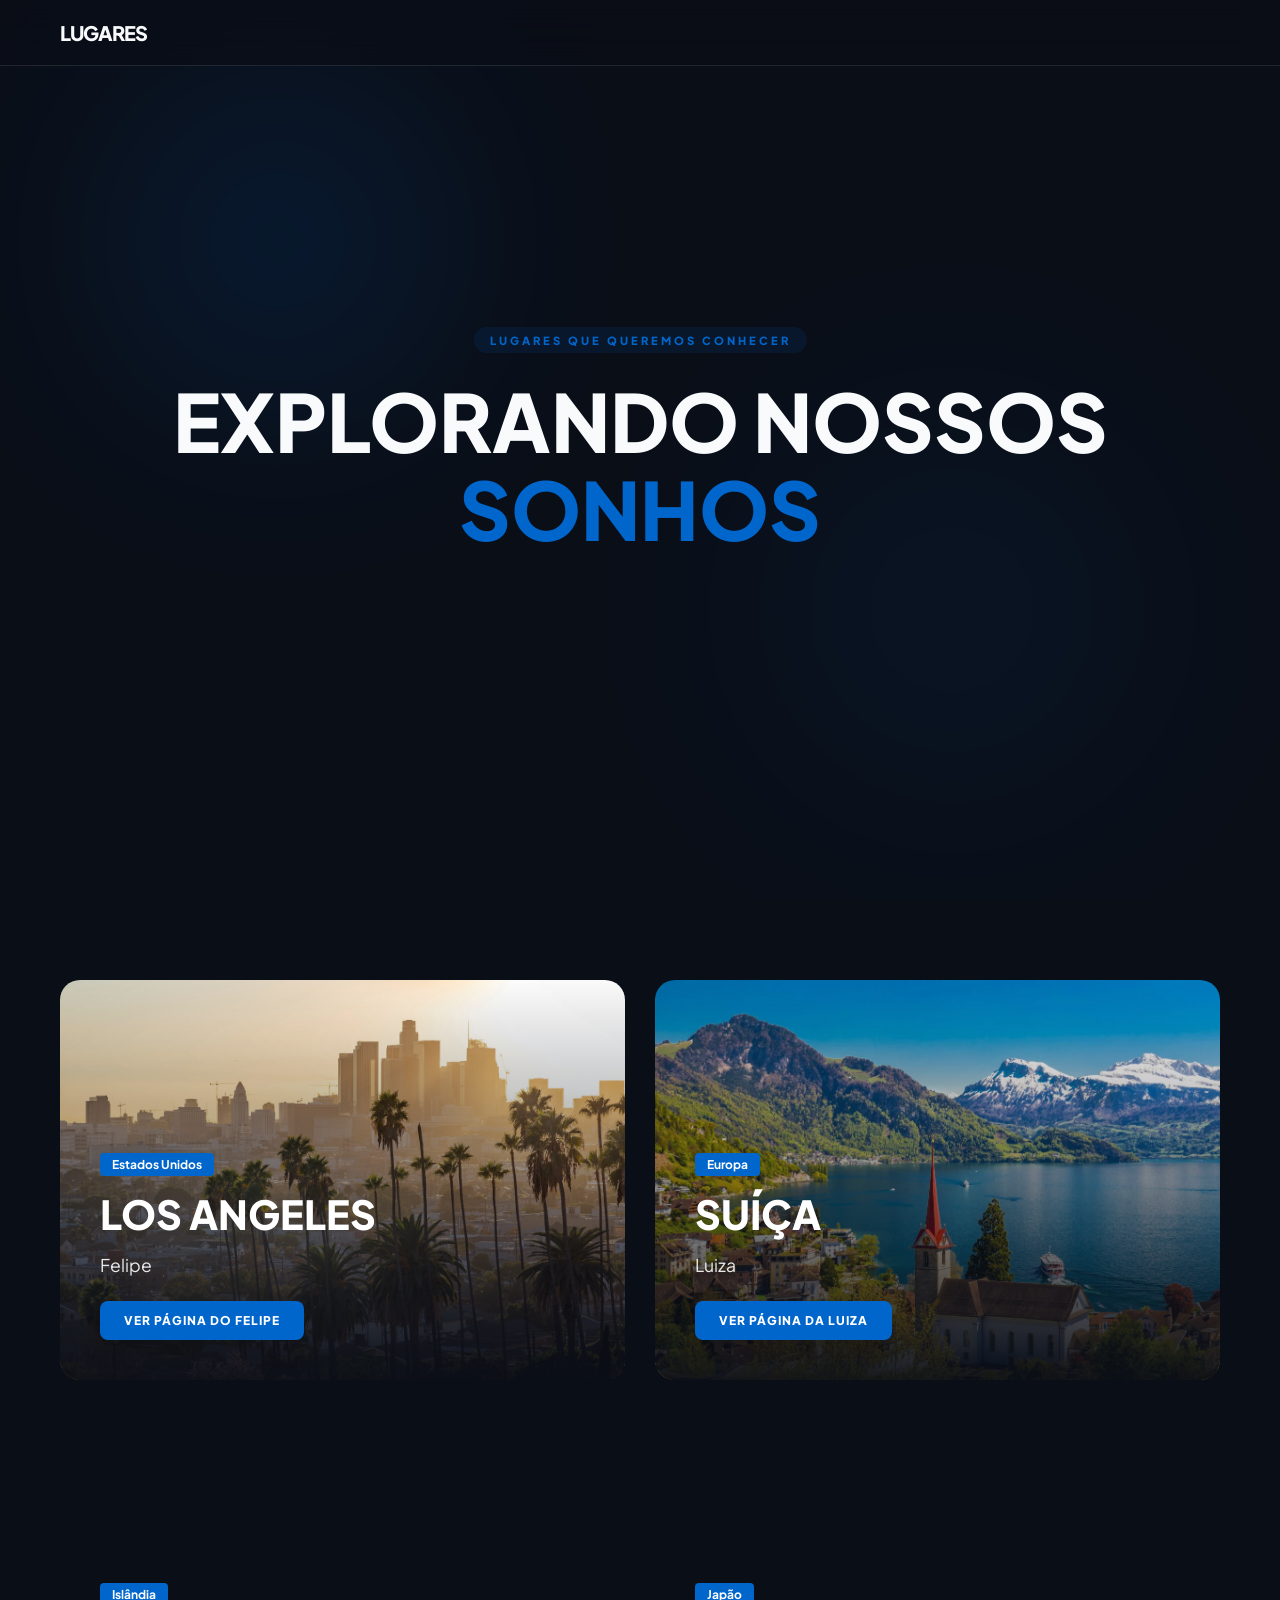
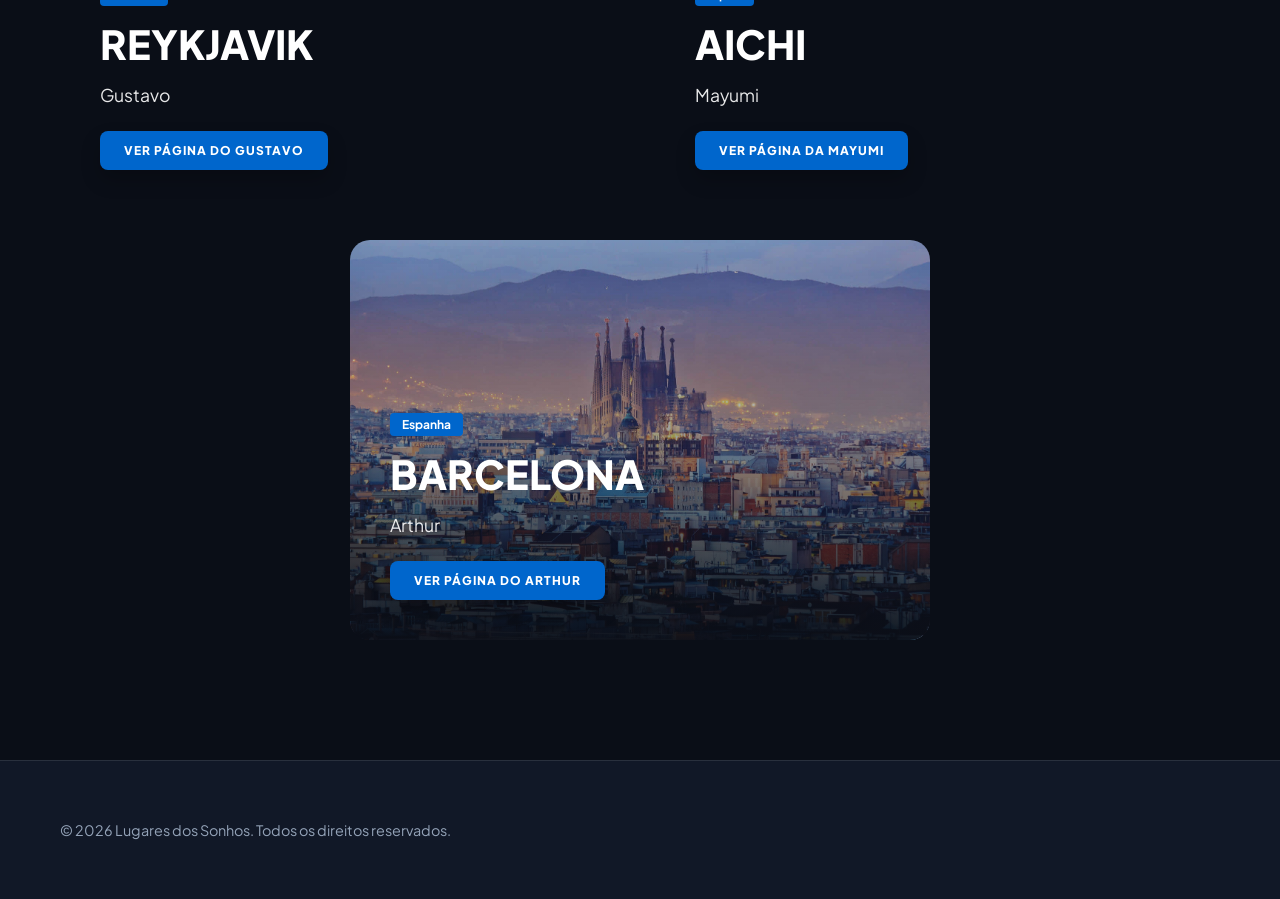
<file: index.html>
<!DOCTYPE html>
<html lang="pt-BR">
<head>
    <meta charset="utf-8">
    <meta name="viewport" content="width=device-width, initial-scale=1.0">
    <title>Lugares - Explorando Sonhos</title>
    <link rel="stylesheet" href="assets/css/style.css">
    <link href="https://fonts.googleapis.com/css2?family=Plus+Jakarta+Sans:wght@300;400;600;800&display=swap" rel="stylesheet">
    <link href="https://fonts.googleapis.com/css2?family=Material+Symbols+Outlined:wght,FILL@100..700,0..1&display=swap" rel="stylesheet">
</head>
<body>

    <header class="topo">
        <div class="container flex-entre">
            <div class="logo">
                <h2>LUGARES</h2>
            </div>
        </div>
    </header>

    <main class="principal">
        <section class="hero">
            <div class="container centro">
                <div class="etiqueta">LUGARES QUE QUEREMOS CONHECER</div>
                <h1 class="titulo-capa">EXPLORANDO NOSSOS <span>SONHOS</span></h1>
               
            </div>
            <div class="blur-fundo">
                <div class="bola bola-1"></div>
                <div class="bola bola-2"></div>
            </div>
        </section>
        <section class="galeria-destinos">
            <div class="card-destino" style="background-image: url('assets/img/LA.png');">
                <div class="overlay"></div>
                <div class="info-destino">
                    <span class="tag">Estados Unidos</span>
                    <h2>LOS ANGELES</h2>
                    <p>Felipe</p>
                    <a href="html/felipe.html" class="btn-ver">Ver Página do Felipe</a>
                </div>
            </div>

            <div class="card-destino" style="background-image: url('assets/img/suica2.webp');">
                <div class="overlay"></div>
                <div class="info-destino">
                    <span class="tag">Europa</span>
                    <h2>SUÍÇA</h2>
                    <p>Luiza</p>
                    <a href="html/luiza.html" class="btn-ver">Ver Página da Luiza</a>
                </div>
            </div>

            <div class="card-destino" style="background-image: url('https://images.unsplash.com/photo-1521024221340-efe7d7fa239b?q=80&w=500');">
                <div class="overlay"></div>
                <div class="info-destino">
                    <span class="tag">Islândia</span>
                    <h2>REYKJAVIK</h2>
                    <p>Gustavo</p>
                    <a href="html/gustavo.html" class="btn-ver">Ver Página do Gustavo</a>
                </div>
            </div>

            <div class="card-destino" style="background-image: url('https://images.unsplash.com/photo-1648534092296-272a36375e45?crop=entropy&cs=tinysrgb&fit=max&fm=jpg&q=80&w=800');">
                <div class="overlay"></div>
                <div class="info-destino">
                    <span class="tag">Japão</span>
                    <h2>AICHI</h2>
                    <p>Mayumi</p>
                    <a href="html/may.html" class="btn-ver">Ver Página da Mayumi</a>
                </div>
            </div>
            
            <div class="card-destino" style="background-image: url('assets/img/barcelona.jpg');">
                <div class="overlay"></div>
                <div class="info-destino">
                    <span class="tag">Espanha</span>
                    <h2>BARCELONA</h2>
                    <p>Arthur</p>
                    <a href="html/arthur.html" class="btn-ver">Ver Página do Arthur</a>
                </div>
            </div>
        </section>
    </main>

    <footer class="rodape">
        <div class="container flex-entre">
            <p class="copy">&copy; 2026 Lugares dos Sonhos. Todos os direitos reservados.</p>
        </div>
    </footer>

</body>
</html>
</file>
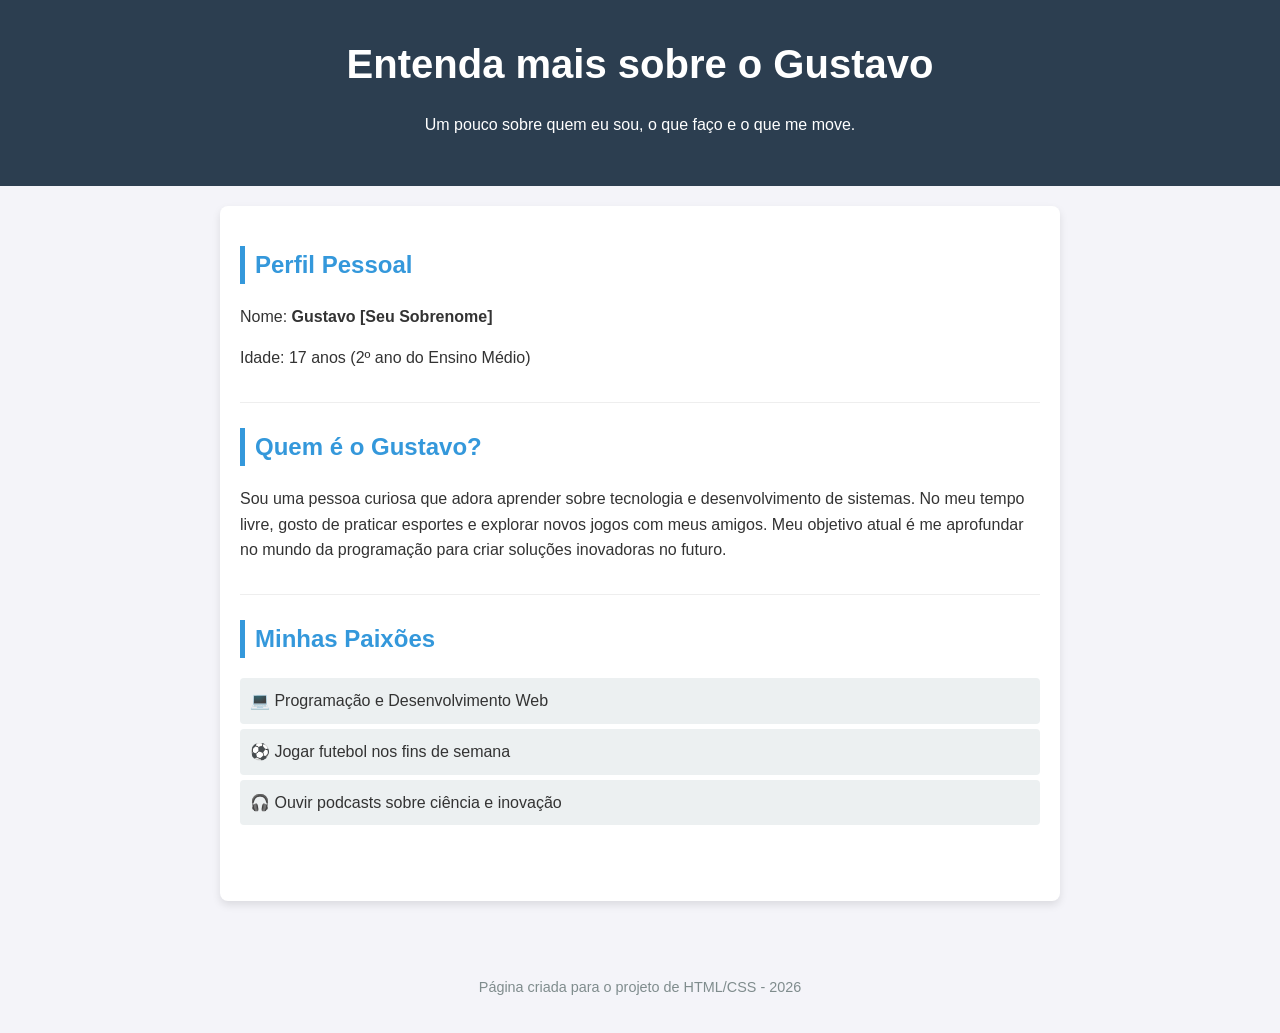
<file: gustavo.html>
<!DOCTYPE html>
<html lang="pt-BR">
<head>
    <meta charset="UTF-8">
    <meta name="viewport" content="width=device-width, initial-scale=1.0">
    <title>Entenda mais Sobre o Gustavo</title>
    <link rel="stylesheet" href="styleGustavo.css">
</head>
<body>

<header>
    <h1>Entenda mais sobre o Gustavo</h1>
    <p>Um pouco sobre quem eu sou, o que faço e o que me move.</p>
</header>

<main>
    <section id="perfil">
        <h2>Perfil Pessoal</h2>
        <p>Nome: <strong>Gustavo [Seu Sobrenome]</strong></p>
        <p>Idade: 17 anos (2º ano do Ensino Médio)</p>
    </section>

    <section id="sobre-mim">
        <h2>Quem é o Gustavo?</h2>
        <p>
            Sou uma pessoa curiosa que adora aprender sobre tecnologia e desenvolvimento de sistemas. 
            No meu tempo livre, gosto de praticar esportes e explorar novos jogos com meus amigos. 
            Meu objetivo atual é me aprofundar no mundo da programação para criar soluções inovadoras no futuro.
        </p>
    </section>

    <section id="hobbies">
        <h2>Minhas Paixões</h2>
        <ul>
            <li>💻 Programação e Desenvolvimento Web</li>
            <li>⚽ Jogar futebol nos fins de semana</li>
            <li>🎧 Ouvir podcasts sobre ciência e inovação</li>
        </ul>
    </section>
</main>

<footer>
    <p>Página criada para o projeto de HTML/CSS - 2026</p>
</footer>

</body>
</html>
</file>
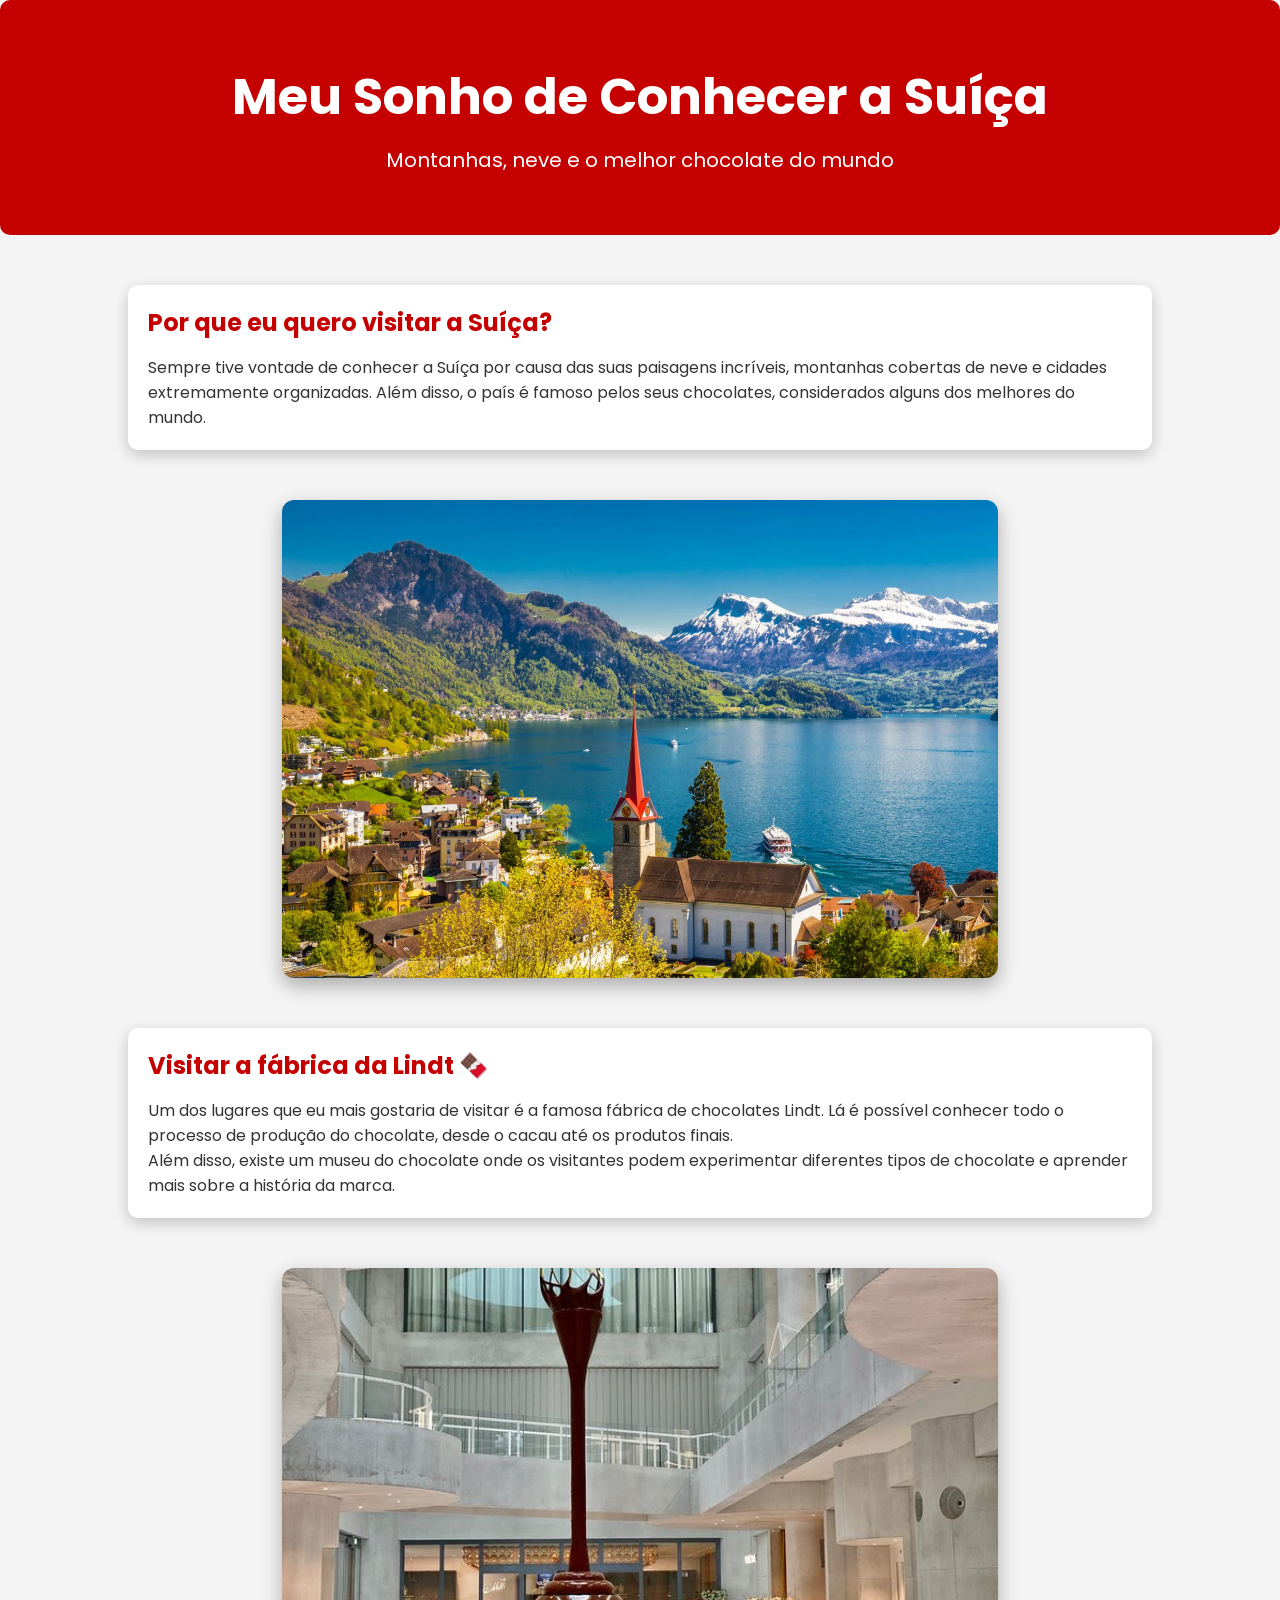
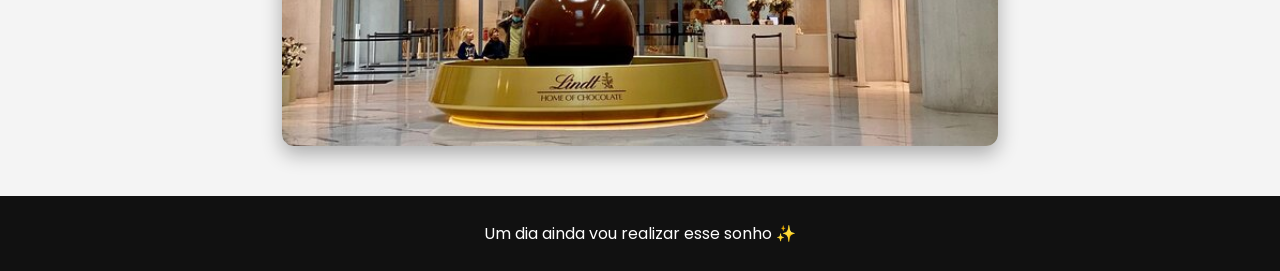
<file: luiza.html>
<!DOCTYPE html>
<html lang="pt-br">
<head>
    <meta charset="UTF-8">
    <title>Meu sonho: Visitar a Suíça</title>
    <link rel="stylesheet" href="luiza.css">

    <!-- Fonte bonita -->
    <link href="https://fonts.googleapis.com/css2?family=Poppins:wght@300;400;600&display=swap" rel="stylesheet">
</head>
<body>

<header class="hero">
    <div class="overlay">
        <h1>Meu Sonho de Conhecer a Suíça</h1>
        <p>Montanhas, neve e o melhor chocolate do mundo</p>
    </div>
</header>

<main>

<section class="intro card">
    <h2>Por que eu quero visitar a Suíça?</h2>
    <p>
        Sempre tive vontade de conhecer a Suíça por causa das suas paisagens
        incríveis, montanhas cobertas de neve e cidades extremamente organizadas.
        Além disso, o país é famoso pelos seus chocolates, considerados
        alguns dos melhores do mundo.
    </p>
</section>

<section class="imagem">
    <img src="img/suica2.webp" alt="Paisagem da Suíça">
</section>

<section class="lindt card">
    <h2>Visitar a fábrica da Lindt 🍫</h2>

    <p>
        Um dos lugares que eu mais gostaria de visitar é a famosa fábrica
        de chocolates Lindt. Lá é possível conhecer todo o processo de
        produção do chocolate, desde o cacau até os produtos finais.
    </p>

    <p>
        Além disso, existe um museu do chocolate onde os visitantes podem
        experimentar diferentes tipos de chocolate e aprender mais sobre
        a história da marca.
    </p>

</section>

<section class="imagem">
    <img src="/img/fábrica.jpg" alt="Museu Lindt">
</section>

</main>

<footer>
    <p>Um dia ainda vou realizar esse sonho ✨</p>
</footer>

</body>
</html>
</file>
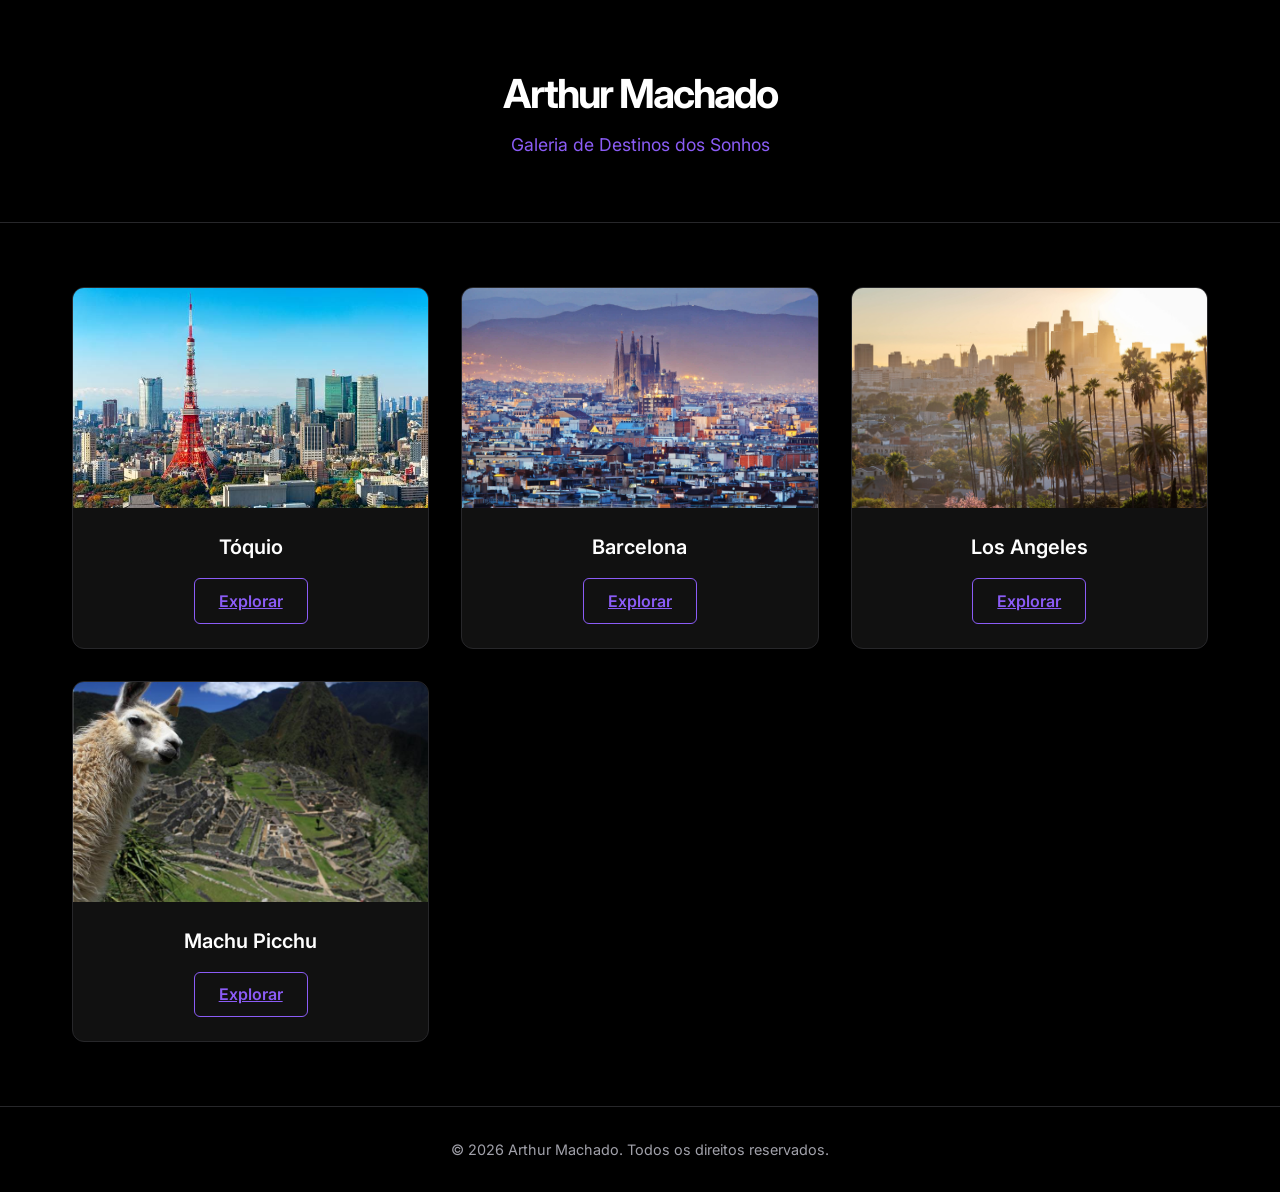
<file: html/arthur.html>
<!DOCTYPE html>
<html lang="pt-BR">
<head>
    <meta charset="UTF-8">
    <meta name="viewport" content="width=device-width, initial-scale=1.0">
    <title>Arthur Machado | Destinos dos Sonhos</title>
    
    <link rel="preconnect" href="https://fonts.googleapis.com">
    <link rel="preconnect" href="https://fonts.gstatic.com" crossorigin>
    <link href="https://fonts.googleapis.com/css2?family=Inter:wght@300;400;600;700&display=swap" rel="stylesheet">
    
    <link rel="stylesheet" href="/assets/css/styleArthur.css">
</head>
<body id="corpo-pagina">
    
    <header id="cabecalho-principal">
        <h1 class="titulo-principal">Arthur Machado</h1>
        <p class="subtitulo-principal">Galeria de Destinos dos Sonhos</p>
    </header>

    <main id="conteudo-principal">
        <section id="galeria-destinos" name="secao-galeria" class="container-galeria">
            
            <div class="grade-destinos">
                
                <article class="cartao-destino" name="cartao-toquio">
                    <img src="/assets/img/toquio.jpg" alt="Paisagem urbana de Tóquio" class="imagem-destino">
                    <div class="informacoes-destino">
                        <h2 class="titulo-destino">Tóquio</h2>
                        <a class="botao-explorar" name="botao-toquio" href="https://pt.wikipedia.org/wiki/T%C3%B3quio">Explorar</a>
                    </div>
                </article>

                <article class="cartao-destino" name="cartao-barcelona">
                    <img src="/assets/img/barcelona.jpg" alt="Arquitetura de Barcelona" class="imagem-destino">
                    <div class="informacoes-destino">
                        <h2 class="titulo-destino">Barcelona</h2>
                        <a class="botao-explorar" name="botao-barcelona" href="https://pt.wikipedia.org/wiki/Barcelona">Explorar</a>
                    </div>
                </article>

                <article class="cartao-destino" name="cartao-los-angeles">
                    <img src="/assets/img/LA.png" alt="Visão de Los Angeles" class="imagem-destino">
                    <div class="informacoes-destino">
                        <h2 class="titulo-destino">Los Angeles</h2>
                        <a class="botao-explorar" name="botao-los-angeles" href="https://pt.wikipedia.org/wiki/Los_Angeles">Explorar</a>
                    </div>
                </article>

                <article class="cartao-destino" name="cartao-machu-picchu">
                    <img src="/assets/img/machu-picchu.jpg" alt="Ruínas de Machu Picchu" class="imagem-destino">
                    <div class="informacoes-destino">
                        <h2 class="titulo-destino">Machu Picchu</h2>
                        <a class="botao-explorar" name="botao-machu-picchu" href="https://pt.wikipedia.org/wiki/Machu_Picchu">Explorar</a>
                    </div>
                </article>

            </div>
        </section>
    </main>

    <footer id="rodape-principal">
        <p class="texto-rodape">&copy; 2026 Arthur Machado. Todos os direitos reservados.</p>
    </footer>

</body>
</html>
</file>
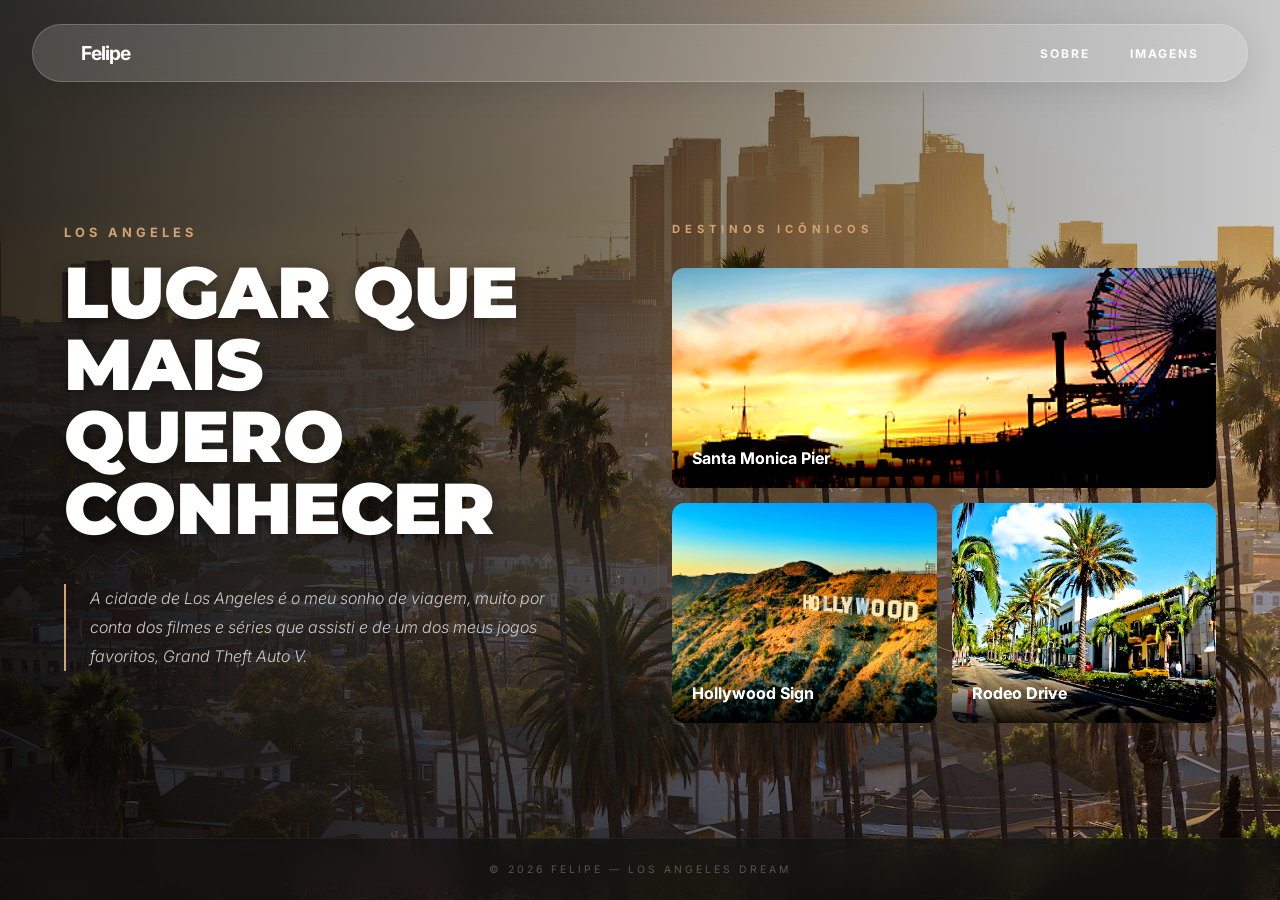
<file: html/felipe.html>
<!DOCTYPE html>
<html lang="pt-BR">
<head>
    <meta charset="UTF-8">
    <meta name="viewport" content="width=device-width, initial-scale=1.0">
    <title>Lugar que mais quero conhecer | LA</title>
    <link href="https://fonts.googleapis.com/css2?family=Inter:wght@300;400;700;900&family=Montserrat:wght@400;700;900&display=swap" rel="stylesheet">
    <link href="https://fonts.googleapis.com/css2?family=Material+Symbols+Outlined" rel="stylesheet">
    <link rel="stylesheet" href="../assets/css/felipe.css">
</head>
<body>

    <div class="bg-container">
        <div class="hero-overlay"></div>
    </div>

    <header class="main-header">
        <div class="header-content">
            <div class="logo">
                <h1>Felipe</h1>
            </div>
            <nav class="nav-links">
                <a href="#">SOBRE</a>
                <a href="#">IMAGENS</a>
            </nav>
        </div>
    </header>

    <main class="content-wrapper">
        <section class="hero-section">
            <span class="subtitle">LOS ANGELES</span>
            <h2 class="main-title">LUGAR QUE MAIS<br>QUERO CONHECER</h2>
            
            <div class="description">
                <p class="quote">A cidade de Los Angeles é o meu sonho de viagem, muito por conta dos filmes e séries que assisti e de um dos meus jogos favoritos, Grand Theft Auto V.</p>
            </div>
        </section>

        <section class="gallery-section">
            <h3 class="section-label">DESTINOS ICÔNICOS</h3>
            <div class="grid-gallery">
                <div class="card wide" style="background-image: url('../assets/img/santa-monica.jpg');">
                    <div class="card-info">
                        <h4>Santa Monica Pier</h4>
                    </div>
                </div>
                <div class="card" style="background-image: url('../assets/img/Hollywood.jpeg');">
                    <div class="card-info"><h4>Hollywood Sign</h4></div>
                </div>
                <div class="card" style="background-image: url('../assets/img/rodeo-drive.jpg');">
                    <div class="card-info"><h4>Rodeo Drive</h4></div>
                </div>
            </div>
        </section>
    </main>

    <footer class="main-footer">
        <p>© 2026 FELIPE — LOS ANGELES DREAM</p>
    </footer>

</body>
</html>
</file>
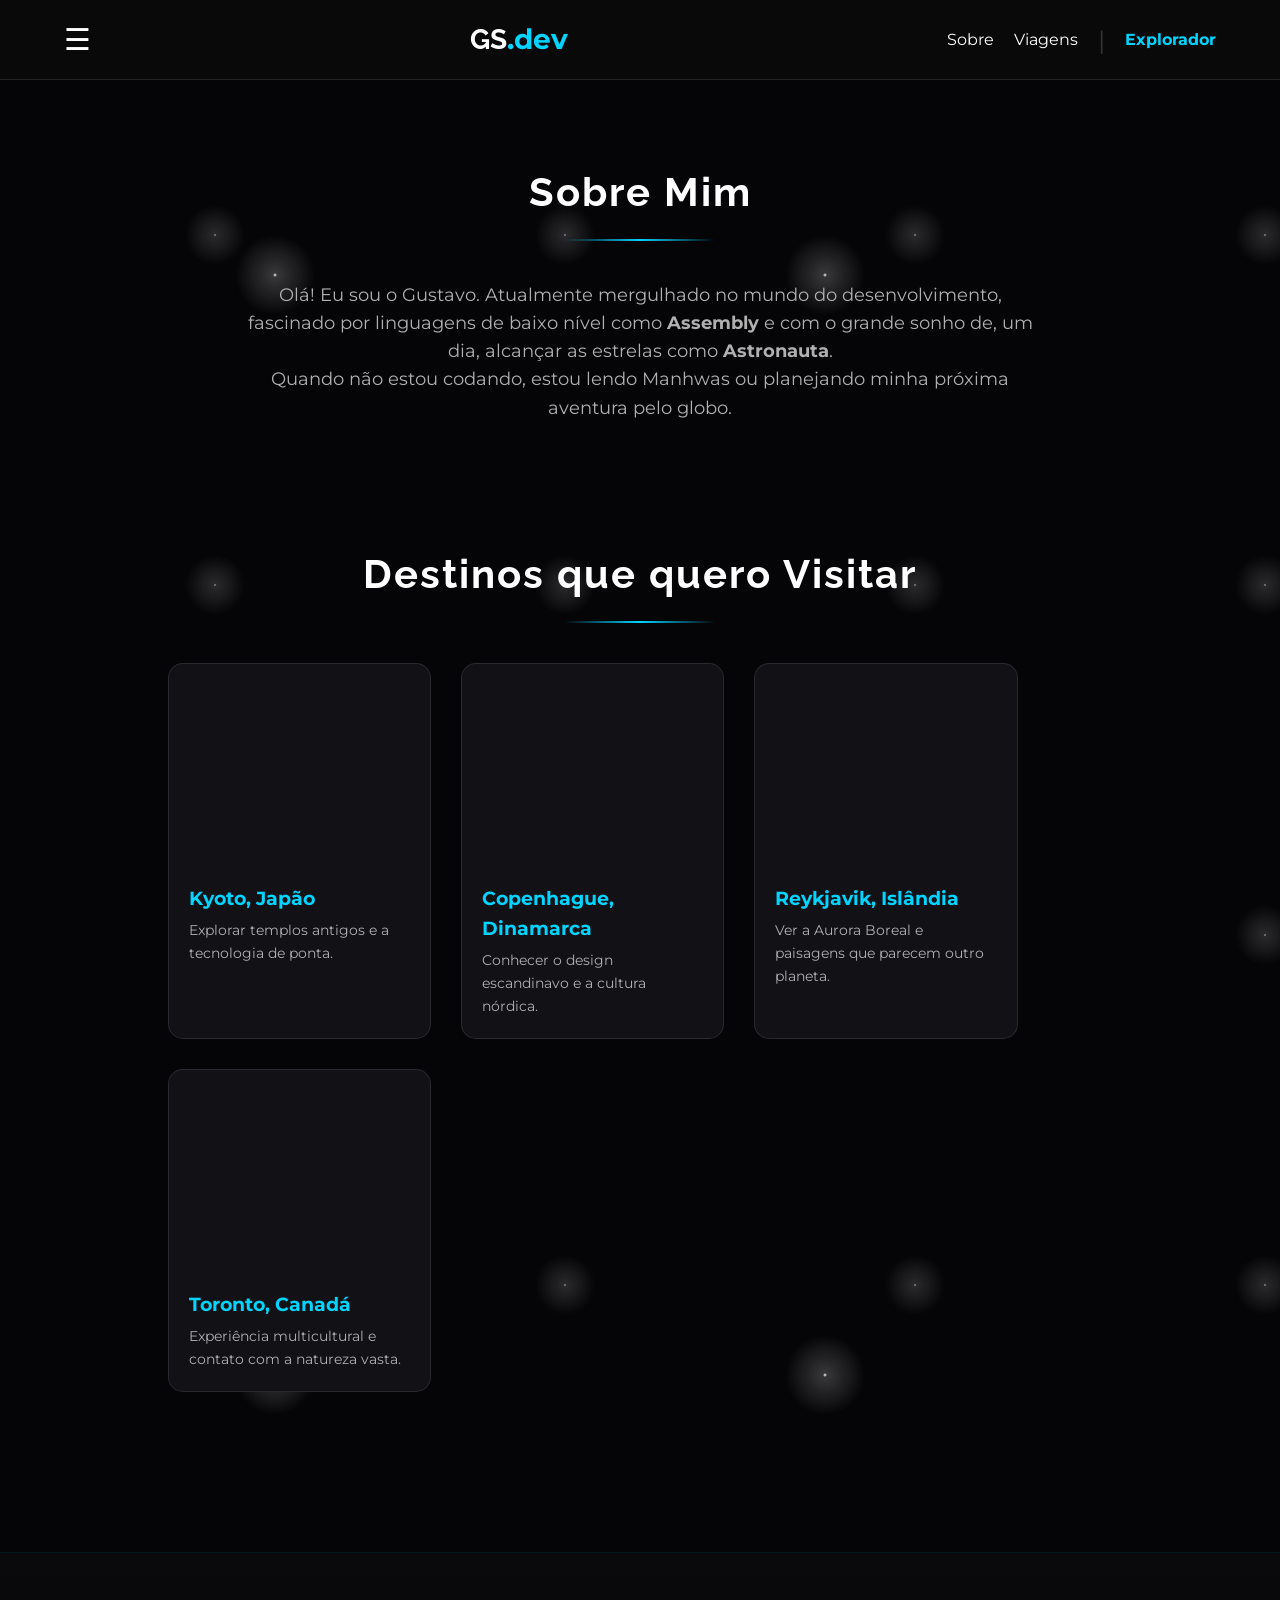
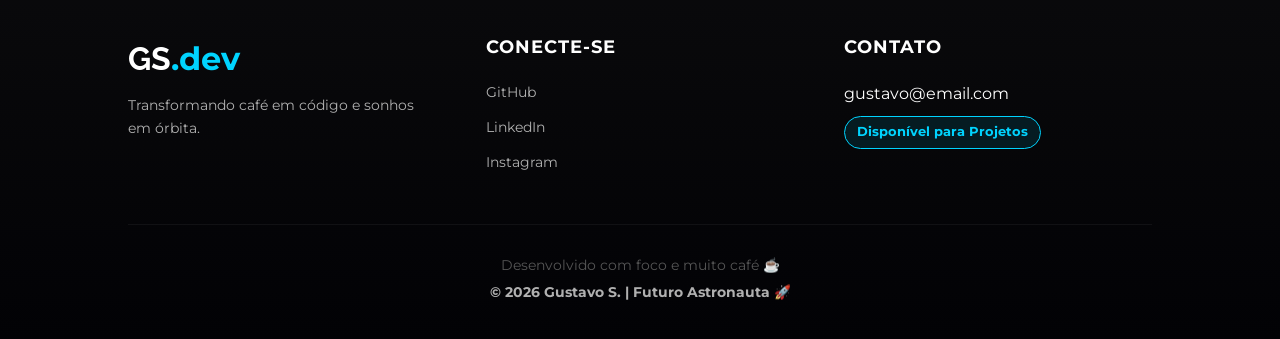
<file: html/gustavo.html>
<!DOCTYPE html>
<html lang="pt-BR">
<head>
    <meta charset="UTF-8">
    <meta name="viewport" content="width=device-width, initial-scale=1.0">
    <link rel="stylesheet" href="../assets/css/styleGustavo.css">
    <title>GS.dev | Portfólio Pessoal</title>
    <link rel="preconnect" href="https://fonts.googleapis.com">
    <link rel="preconnect" href="https://fonts.gstatic.com" crossorigin>
    <link href="https://fonts.googleapis.com/css2?family=Montserrat:wght@400;700;900&family=Raleway:wght@400;700;900&display=swap" rel="stylesheet">
</head>
<body>

    <div class="tela-menu" id="menuLateral">
        <div class="tela-menu-3">
            <a href="#">Página Inicial</a>
            <a href="#apresentacao">Minha História</a>
            <a href="#lugares">Viagens</a>
        </div>
    </div>
    
    <header class="header">
        <div id="barra-menu" style="cursor: pointer;">
            <span class="barra-text" style="font-size: 30px;">&#9776;</span>
        </div>

        <div class="logo-pessoal">
            <h1>GS<span>.dev</span></h1>
        </div>

        <nav class="nav">
            <a href="#apresentacao">Sobre</a>
            <a href="#lugares">Viagens</a>
            <p class="divisor-nav">|</p>
            <p class="usuario">Explorador</p>
        </nav>
    </header>

    <main>
        <section id="apresentacao" class="section-container">
            <h2 class="section-title">Sobre Mim</h2>
            <hr class="section-divider">
            <div class="sobre-conteudo">
                <p>Olá! Eu sou o Gustavo. Atualmente mergulhado no mundo do desenvolvimento, fascinado por linguagens de baixo nível como <strong>Assembly</strong> e com o grande sonho de, um dia, alcançar as estrelas como <strong>Astronauta</strong>.</p>
                <p>Quando não estou codando, estou lendo Manhwas ou planejando minha próxima aventura pelo globo.</p>
            </div>
        </section>
    
        <section id="lugares" class="section-container">
            <h2 class="section-title">Destinos que quero Visitar</h2>
            <hr class="section-divider">
    
            <div class="grid-paises">
                <div class="card-pais">
                    <div class="foto-pais" style="background-image: url('https://images.unsplash.com/photo-1493976040374-85c8e12f0c0e?q=80&w=500');"></div>
                    <div class="info-pais">
                        <h3>Kyoto, Japão</h3>
                        <p>Explorar templos antigos e a tecnologia de ponta.</p>
                    </div>
                </div>
    
                <div class="card-pais">
                    <div class="foto-pais" style="background-image: url('https://images.unsplash.com/photo-1513622470522-26c3c8a854bc?q=80&w=500');"></div>
                    <div class="info-pais">
                        <h3>Copenhague, Dinamarca</h3>
                        <p>Conhecer o design escandinavo e a cultura nórdica.</p>
                    </div>
                </div>
    
                <div class="card-pais">
                    <div class="foto-pais" style="background-image: url('https://images.unsplash.com/photo-1521024221340-efe7d7fa239b?q=80&w=500');"></div>
                    <div class="info-pais">
                        <h3>Reykjavik, Islândia</h3>
                        <p>Ver a Aurora Boreal e paisagens que parecem outro planeta.</p>
                    </div>
                </div>
    
                <div class="card-pais">
                    <div class="foto-pais" style="background-image: url('https://cdn.authentik.com/canada/uploads/images/orig/dec_toronto/3-coucher-soleil-toronto.jpg');"></div>
                    <div class="info-pais">
                        <h3>Toronto, Canadá</h3>
                        <p>Experiência multicultural e contato com a natureza vasta.</p>
                    </div>
                </div>
            </div>
        </section>
    </main>
    
    <footer class="footer">
        <div class="footer-container">
            <div class="footer-brand">
                <h1 class="logo-footer">GS<span>.dev</span></h1>
                <p>Transformando café em código e sonhos em órbita.</p>
            </div>
    
            <div class="footer-social">
                <h3>Conecte-se</h3>
                <div class="social-links">
                    <a href="#" class="social-btn">GitHub</a>
                    <a href="#" class="social-btn">LinkedIn</a>
                    <a href="#" class="social-btn">Instagram</a>
                </div>
            </div>
    
            <div class="footer-contact">
                <h3>Contato</h3>
                <p>gustavo@email.com</p>
                <span class="badge">Disponível para Projetos</span>
            </div>
        </div>
    
        <div class="footer-bottom">
            <p>Desenvolvido com foco e muito café ☕</p>
            <p class="copyright">&copy; 2026 Gustavo S. | Futuro Astronauta 🚀</p>
        </div>
    </footer>

    <script>
        const btnMenu = document.getElementById('barra-menu');
        const menuLateral = document.getElementById('menuLateral');

        btnMenu.addEventListener('click', (e) => {
            e.stopPropagation();
            menuLateral.classList.toggle('active');
        });

        document.querySelectorAll('.tela-menu-3 a').forEach(link => {
            link.addEventListener('click', () => menuLateral.classList.remove('active'));
        });

        document.addEventListener('click', (e) => {
            if (!menuLateral.contains(e.target) && !btnMenu.contains(e.target)) {
                menuLateral.classList.remove('active');
            }
        });
    </script>
</body>
</html>
</file>
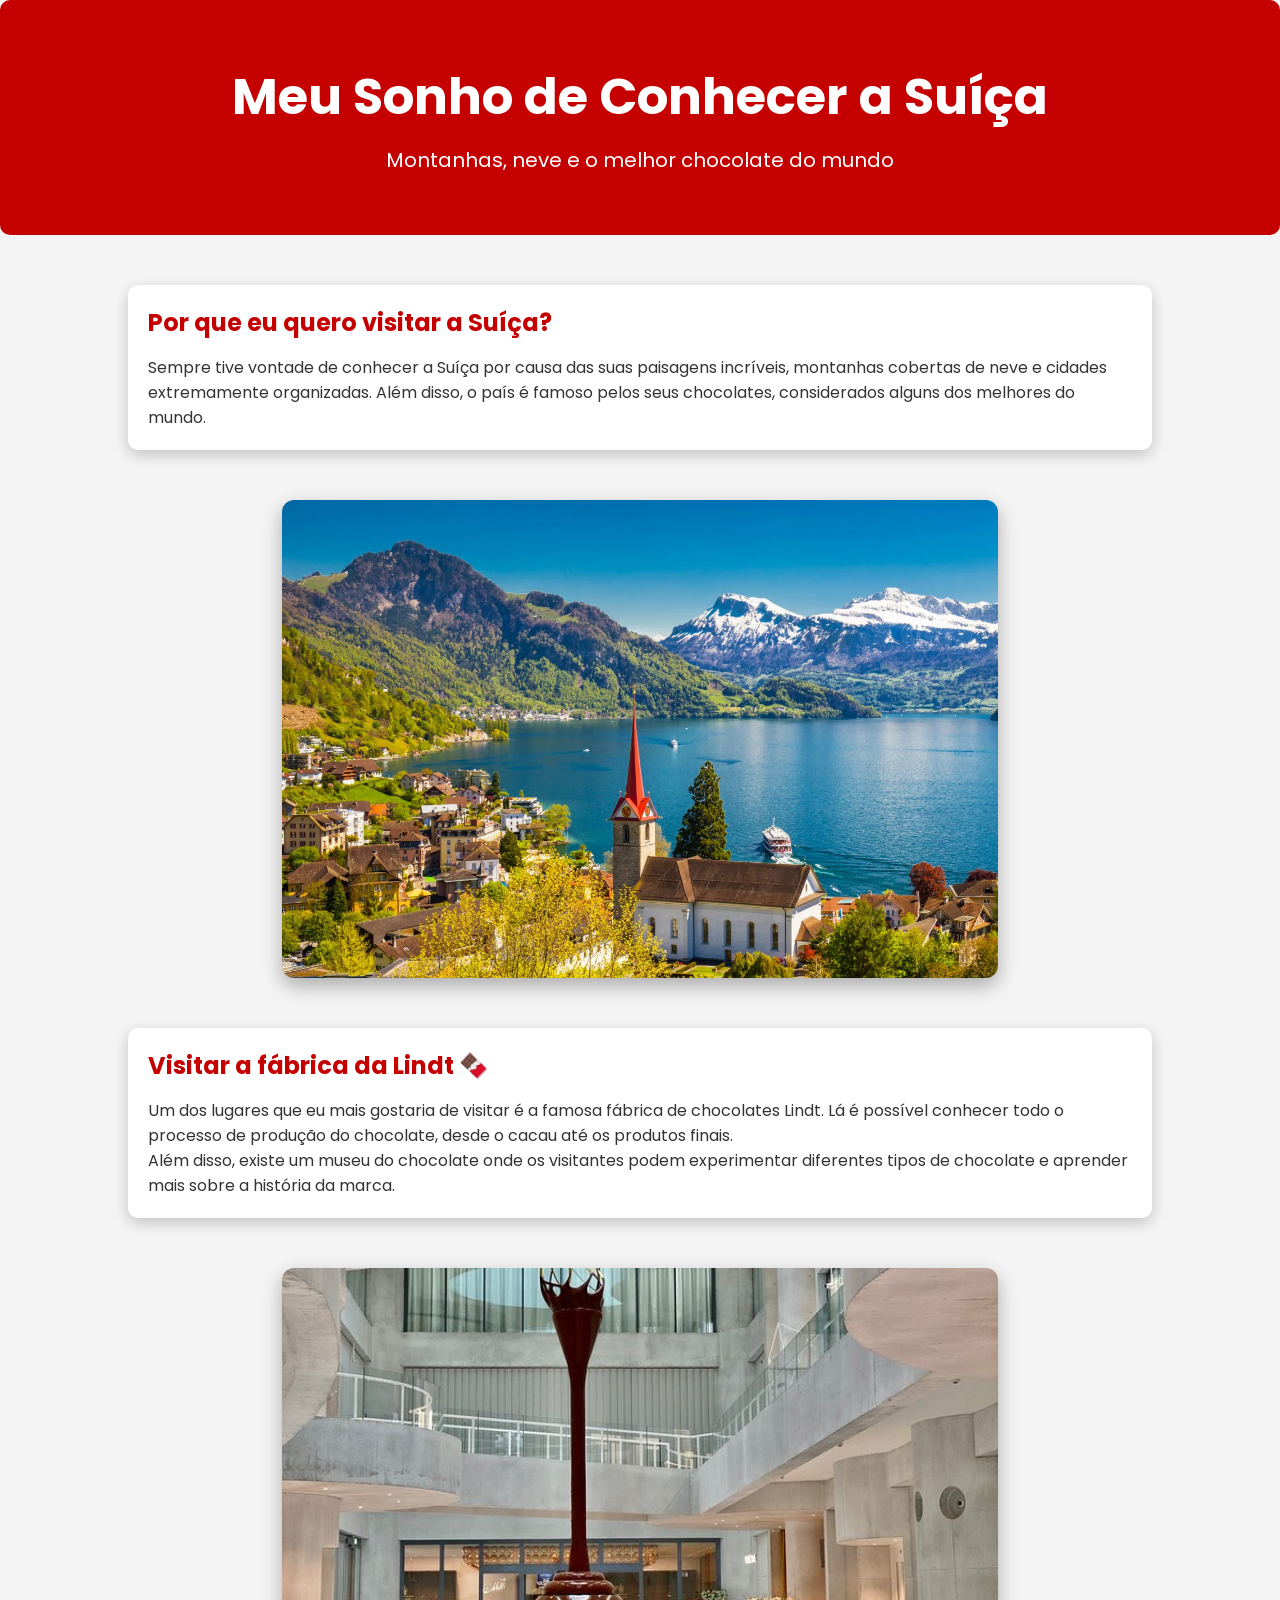
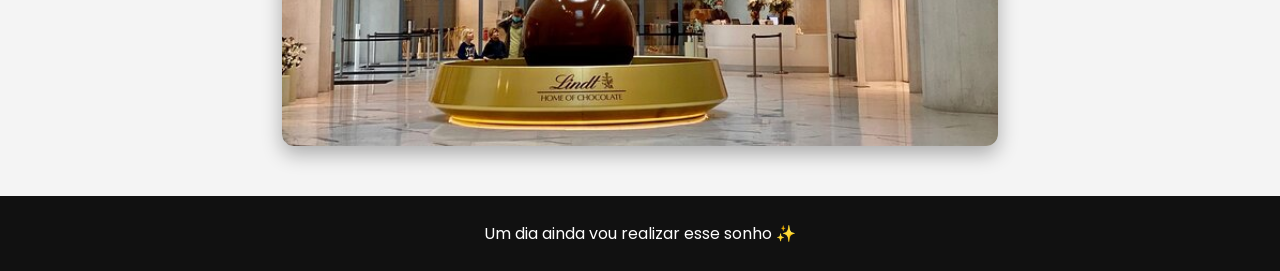
<file: html/luiza.html>
<!DOCTYPE html>
<html lang="pt-br">
<head>
    <meta charset="UTF-8">
    <title>Meu sonho: Visitar a Suíça</title>
    <link rel="stylesheet" href="../assets/css/luiza.css">

    <!-- Fonte bonita -->
    <link href="https://fonts.googleapis.com/css2?family=Poppins:wght@300;400;600&display=swap" rel="stylesheet">
</head>
<body>

<header class="hero">
    <div class="overlay">
        <h1>Meu Sonho de Conhecer a Suíça</h1>
        <p>Montanhas, neve e o melhor chocolate do mundo</p>
    </div>
</header>

<main>

<section class="intro card">
    <h2>Por que eu quero visitar a Suíça?</h2>
    <p>
        Sempre tive vontade de conhecer a Suíça por causa das suas paisagens
        incríveis, montanhas cobertas de neve e cidades extremamente organizadas.
        Além disso, o país é famoso pelos seus chocolates, considerados
        alguns dos melhores do mundo.
    </p>
</section>

<section class="imagem">
    <img src="../assets/img/suica2.webp" alt="Paisagem da Suíça">
</section>

<section class="lindt card">
    <h2>Visitar a fábrica da Lindt 🍫</h2>

    <p>
        Um dos lugares que eu mais gostaria de visitar é a famosa fábrica
        de chocolates Lindt. Lá é possível conhecer todo o processo de
        produção do chocolate, desde o cacau até os produtos finais.
    </p>

    <p>
        Além disso, existe um museu do chocolate onde os visitantes podem
        experimentar diferentes tipos de chocolate e aprender mais sobre
        a história da marca.
    </p>

</section>

<section class="imagem">
    <img src="../assets/img/fábrica.jpg" alt="Museu Lindt">
</section>

</main>

<footer>
    <p>Um dia ainda vou realizar esse sonho ✨</p>
</footer>

</body>
</html>
</file>
<file: assets/css/style.css>
:root {
    --primaria: #0066cc;
    --fundo: #0a0e17;
    --fundo-secundario: #111827;
    --texto: #f8fafc;
    --texto-suave: #94a3b8;
    --branco: #ffffff;
    --borda: rgba(255, 255, 255, 0.1);
    --gradiente-foto: linear-gradient(to top, rgba(10, 14, 23, 0.95) 0%, rgba(10, 14, 23, 0.4) 50%, transparent 100%);
}

* {
    margin: 0;
    padding: 0;
    box-sizing: border-box;
}

body {
    font-family: 'Plus Jakarta Sans', sans-serif;
    background-color: var(--fundo);
    color: var(--texto);
    -webkit-font-smoothing: antialiased;
}

.container {
    width: 1200px;
    margin: 0 auto;
    padding: 0 20px;
    position: relative;
}

.flex-entre {
    display: flex;
    justify-content: space-between;
    align-items: center;
}

.centro {
    text-align: center;
}

.topo {
    position: fixed;
    top: 0;
    width: 100%;
    z-index: 100;
    background: rgba(10, 14, 23, 0.7);
    backdrop-filter: blur(16px);
    border-bottom: 1px solid var(--borda);
    padding: 20px 0;
    transition: 0.3s background;
}

.logo {
    display: flex;
    align-items: center;
    gap: 8px;
}

.logo h2 {
    font-size: 1.25rem;
    font-weight: 800;
    letter-spacing: -1px;
}

.logo span {
    color: var(--primaria);
    font-size: 1.8rem;
}

.menu a {
    text-decoration: none;
    font-size: 0.8rem;
    font-weight: 700;
    color: var(--texto-suave);
    margin-left: 40px;
    transition: 0.3s;
}

.menu a.ativo {
    color: var(--primaria);
    border-bottom: 2px solid var(--primaria);
    padding-bottom: 4px;
}

.menu a:hover {
    color: var(--primaria);
}

.btn-busca {
    background: none;
    border: none;
    cursor: pointer;
    color: var(--texto-suave);
}

.hero {
    height: 100vh;
    display: flex;
    align-items: center;
    justify-content: center;
    position: relative;
    overflow: hidden;
}

.etiqueta {
    display: inline-block;
    background: rgba(0, 102, 204, 0.1);
    color: var(--primaria);
    padding: 6px 16px;
    border-radius: 50px;
    font-size: 0.7rem;
    font-weight: 800;
    letter-spacing: 3px;
    margin-bottom: 24px;
}

.titulo-capa {
    font-size: 5rem;
    font-weight: 800;
    line-height: 1.1;
    margin-bottom: 20px;
}

.titulo-capa span {
    color: var(--primaria);
}

.subtitulo {
    font-size: 1.1rem;
    color: var(--texto-suave);
    font-weight: 600;
    letter-spacing: 4px;
}

.seta-rolar {
    margin-top: 40px;
    animation: pula 2s infinite;
    color: var(--primaria);
}

@keyframes pula {
    0%, 20%, 50%, 80%, 100% {
        transform: translateY(0);
    }
    40% {
        transform: translateY(-10px);
    }
    60% {
        transform: translateY(-5px);
    }
}

.blur-fundo {
    position: absolute;
    inset: 0;
    z-index: -1;
    opacity: 0.2;
    pointer-events: none;
}

.bola {
    position: absolute;
    border-radius: 50%;
    filter: blur(120px);
}

.bola-1 {
    width: 300px;
    height: 300px;
    background: var(--primaria);
    top: 10%;
    left: 10%;
}

.bola-2 {
    width: 400px;
    height: 400px;
    background: rgba(0, 102, 204, 0.4);
    bottom: 10%;
    right: 10%;
}

.galeria-destinos {
    display: flex;
    flex-wrap: wrap;
    justify-content: center;
    gap: 30px;
    padding: 80px 20px;
    max-width: 1200px;
    margin: 0 auto;
}

.card-destino {
    flex: 1 1 calc(50% - 15px);
    max-width: 580px;
    height: 400px;
    position: relative;
    border-radius: 20px;
    overflow: hidden;
    background-size: cover;
    background-position: center;
    display: flex;
    align-items: flex-end;
    padding: 40px;
    color: var(--branco);
    transition: transform 0.4s ease, box-shadow 0.4s ease;
}

@media (max-width: 900px) {
    .card-destino {
        flex: 1 1 100%;
        max-width: 100%;
    }
}

.card-destino.future-card {
    background: linear-gradient(145deg, #101418, #1e293b);
}

.card-destino:hover {
    transform: translateY(-10px);
    box-shadow: 0 20px 40px rgba(0,0,0,0.3);
}

.overlay {
    position: absolute;
    inset: 0;
    background: var(--gradiente-foto);
    z-index: 1;
    transition: opacity 0.4s ease;
}

.card-destino:hover .overlay {
    opacity: 0.8;
}

.info-destino {
    z-index: 10;
    width: 100%;
}

.tag {
    background: var(--primaria);
    padding: 4px 12px;
    border-radius: 4px;
    font-size: 0.75rem;
    font-weight: 700;
}

.info-destino h2 {
    font-size: 2.5rem;
    font-weight: 800;
    margin: 15px 0;
}

.info-destino p {
    font-size: 1.1rem;
    opacity: 0.9;
    margin-bottom: 25px;
}

.btn-ver {
    display: inline-block;
    background: var(--primaria);
    color: var(--branco);
    border: none;
    text-decoration: none;
    padding: 12px 24px;
    border-radius: 8px;
    font-weight: 800;
    text-transform: uppercase;
    letter-spacing: 1px;
    font-size: 0.75rem;
    cursor: pointer;
    transition: 0.3s;
    box-shadow: 0 10px 20px rgba(0, 0, 0, 0.2);
}

.btn-ver:hover {
    transform: scale(1.05);
    background: #0055aa;
}

.rodape {
    padding: 60px 0;
    border-top: 1px solid var(--borda);
    background: var(--fundo-secundario);
    margin-top: 40px;
}

.copy {
    color: var(--texto-suave);
    font-size: 0.9rem;
}
</file>
<file: styleGustavo.css>
body {
    font-family: 'Segoe UI', Tahoma, Geneva, Verdana, sans-serif;
    line-height: 1.6;
    margin: 0;
    padding: 0;
    background-color: #f4f4f9;
    color: #333;
}

header {
    background-color: #2c3e50;
    color: white;
    text-align: center;
    padding: 2rem 1rem;
}

header h1 {
    margin: 0;
    font-size: 2.5rem;
}

main {
    max-width: 800px;
    margin: 20px auto;
    padding: 20px;
    background: white;
    box-shadow: 0 4px 8px rgba(0,0,0,0.1);
    border-radius: 8px;
}

section {
    margin-bottom: 25px;
    padding-bottom: 15px;
    border-bottom: 1px solid #eee;
}

section:last-child {
    border-bottom: none;
}

h2 {
    color: #3498db;
    border-left: 5px solid #3498db;
    padding-left: 10px;
}

ul {
    list-style: none;
    padding: 0;
}

ul li {
    background: #ecf0f1;
    margin: 5px 0;
    padding: 10px;
    border-radius: 4px;
}

footer {
    text-align: center;
    font-size: 0.9rem;
    color: #7f8c8d;
    margin-top: 40px;
    padding: 20px;
}
</file>
<file: luiza.css>
*{
    margin:0;
    padding:0;
    box-sizing:border-box;
}
body{
    font-family: 'Poppins', sans-serif;
    background:#f4f4f4;
    color:#333;
}
.hero{
    height:auto;
    background-size:cover;
    background-position:center;
    display:flex;
    align-items:center;
    justify-content:center;
}
.overlay{
    width: 100%;
    background:#c40000;
    color:white;
    text-align:center;
    padding:60px;
    border-radius:10px;
}
.overlay h1{
    font-size:50px;
    margin-bottom:10px;
}
.overlay p{
    font-size:20px;
}
main{
    width:80%;
    margin:auto;
}
section{
    margin:50px 0;
}
.card{
    background:white;
    border-radius:10px;
    padding:20px;
    box-shadow:0 5px 15px rgba(0,0,0,0.2);
}
h2{
    color:#c40000;
    margin-bottom:15px;
}
.imagem{
    display:flex;
    justify-content:center;
}
.imagem img{
    width:70%;
    border-radius:12px;
    transition:0.4s;
    box-shadow:0 8px 20px rgba(0,0,0,0.3);
}

.imagem img:hover{
    transform:scale(1.05);
}

footer{
    background:#111;
    color:white;
    text-align:center;
    padding:25px;
    margin-top:40px;
}
</file>
<file: assets/css/styleArthur.css>
:root {
    --cor-fundo: #000000;         
    --cor-texto-claro: #FFFFFF; 
    --cor-texto-cinza: #A1A1AA;  
    --cor-destaque: #8B5CF6;      
    --cor-destaque-hover: #6D28D9;
    --cor-fundo-cartao: #111111; 
    --borda-suave: #27272A;       
    
    --fonte-padrao: 'Inter', sans-serif;
}

* {
    margin: 0;
    padding: 0;
    box-sizing: border-box;
}

body {
    background-color: var(--cor-fundo);
    color: var(--cor-texto-claro);
    font-family: var(--fonte-padrao);
    line-height: 1.5;
    -webkit-font-smoothing: antialiased;
}

#cabecalho-principal {
    text-align: center;
    padding: 4rem 2rem;
    border-bottom: 1px solid var(--borda-suave);
}

.titulo-principal {
    font-size: 2.5rem;
    font-weight: 700;
    letter-spacing: -0.05em; 
}

.subtitulo-principal {
    font-size: 1.1rem;
    color: var(--cor-destaque);
    margin-top: 0.5rem;
    font-weight: 400;
}

#conteudo-principal {
    padding: 4rem 2rem;
    max-width: 1200px; 
    margin: 0 auto;    
}

.grade-destinos {
    display: grid;
  
    grid-template-columns: repeat(auto-fit, minmax(280px, 1fr));
    gap: 2rem;
}

.cartao-destino {
    background-color: var(--cor-fundo-cartao);
    border: 1px solid var(--borda-suave);
    border-radius: 12px; 
    overflow: hidden;    
    transition: transform 0.3s ease, box-shadow 0.3s ease, border-color 0.3s ease;
}

.cartao-destino:hover {
    transform: translateY(-8px);
    box-shadow: 0 12px 24px rgba(139, 92, 246, 0.15);
    border-color: var(--cor-destaque);
}

.imagem-destino {
    width: 100%;
    height: 220px;
    object-fit: cover; 
    display: block;
    background-color: var(--borda-suave); 
}

.informacoes-destino {
    padding: 1.5rem;
    display: flex;
    flex-direction: column;
    align-items: center; 
    text-align: center;
    gap: 1rem;
}

.titulo-destino {
    font-size: 1.25rem;
    font-weight: 600;
}

.botao-explorar {
    align-self: center; 
    background-color: transparent;
    color: var(--cor-destaque);
    border: 1px solid var(--cor-destaque);
    padding: 0.6rem 1.5rem;
    border-radius: 6px;
    font-family: var(--fonte-padrao);
    font-weight: 600;
    cursor: pointer;
    transition: all 0.3s ease;
}

.botao-explorar:hover {
    background-color: var(--cor-destaque-hover);
    color: var(--cor-texto-claro);
    border-color: var(--cor-destaque-hover);
}

#rodape-principal {
    text-align: center;
    padding: 2rem;
    border-top: 1px solid var(--borda-suave);
    color: var(--cor-texto-cinza);
    font-size: 0.9rem;
}
</file>
<file: assets/css/felipe.css>
:root {
    --primary: #d4a373;
    --bg-dark: #121210;
    --text-main: #ffffff;
    --text-muted: #cccccc;
    --glass: rgba(18, 18, 16, 0.7);
    --font-inter: 'Inter', sans-serif;
    --font-secondary: 'Montserrat', sans-serif;
}

* {
    margin: 0;
    padding: 0;
    box-sizing: border-box;
}

body {
    background-color: var(--bg-dark);
    color: var(--text-main);
    font-family: var(--font-inter);
    overflow: hidden;
    height: 100vh;
    display: flex;
    flex-direction: column;
}

.bg-container {
    position: fixed;
    top: 0;
    left: 0;
    width: 100%;
    height: 100vh;
    z-index: -2;
    background-image: url('../img/LA.png');
    background-size: cover;
    background-position: center;
}

.hero-overlay {
    position: fixed;
    top: 0;
    left: 0;
    width: 100%;
    height: 100vh;
    background: linear-gradient(to right, rgba(0,0,0,0.8) 0%, rgba(0,0,0,0.2) 100%);
    z-index: -1;
}

.main-header {
    z-index: 100;
    background: rgba(255, 255, 255, 0.15);
    backdrop-filter: blur(20px);
    -webkit-backdrop-filter: blur(20px);
    border: 1px solid rgba(255, 255, 255, 0.2);
    border-radius: 50px;
    padding: 1rem 3rem;
    margin: 1.5rem auto;
    width: calc(100% - 4rem);
    max-width: 1400px;
    box-shadow: 0 8px 32px rgba(0, 0, 0, 0.1);
    flex-shrink: 0;
}

.header-content {
    max-width: 1400px;
    display: flex;
    justify-content: space-between;
    align-items: center;
}

.logo {
    display: flex;
    align-items: center;
    gap: 10px;
}

.logo h1 {
    font-size: 1.2rem;
    font-weight: 700;
    letter-spacing: -1px;
}

.nav-links {
    display: flex;
    align-items: center;
    gap: 2.5rem;
}

.nav-links a {
    color: var(--text-main);
    text-decoration: none;
    font-size: 0.75rem;
    font-weight: 700;
    letter-spacing: 2px;
}

.content-wrapper {
    max-width: 1400px;
    width: 100%;
    margin: 0 auto;
    padding: 0 4rem;
    display: flex;
    flex-wrap: wrap;
    align-items: center;
    gap: 4rem;
    flex: 1;
}

.hero-section {
    flex: 1;
    min-width: 400px;
    text-align: left;
}

.subtitle {
    color: var(--primary);
    font-weight: 700;
    letter-spacing: 4px;
    font-size: 0.8rem;
    display: block;
    margin-bottom: 1rem;
}

.main-title {
    font-family: var(--font-secondary);
    font-size: 4.5rem;
    line-height: 1;
    margin-bottom: 2.5rem;
    font-weight: 900;
    text-shadow: 0 4px 15px rgba(0, 0, 0, 0.4);
}

.description {
    max-width: 500px;
    margin-bottom: 3rem;
}

.description p {
    font-weight: 300;
    line-height: 1.8;
    color: var(--text-muted);
    margin-bottom: 1.5rem;
}

.quote {
    font-style: italic;
    border-left: 2px solid var(--primary);
    padding-left: 1.5rem;
    margin-bottom: 0;
}

.btn-primary {
    background: var(--primary);
    color: white;
    border: none;
    padding: 1.2rem 2.5rem;
    font-weight: 700;
    letter-spacing: 2px;
    cursor: pointer;
    border-radius: 50px;
    transition: 0.3s;
}

.gallery-section {
    flex: 1;
    min-width: 400px;
}

.section-label {
    font-size: 0.7rem;
    letter-spacing: 5px;
    color: var(--primary);
    margin-bottom: 2rem;
}

.grid-gallery {
    display: grid;
    grid-template-columns: repeat(2, 1fr);
    gap: 15px;
}

.card {
    height: 220px;
    background-size: cover;
    background-position: center;
    border-radius: 12px;
    position: relative;
    overflow: hidden;
    filter: contrast(1.15) saturate(1.2) brightness(1.05);
    transition: filter 0.3s ease, transform 0.3s ease;
}

.card:hover {
    filter: contrast(1.2) saturate(1.3) brightness(1.15);
    transform: translateY(-5px);
}

.card.wide {
    grid-column: span 2;
}

.card-info {
    position: absolute;
    bottom: 0;
    left: 0;
    width: 100%;
    padding: 20px;
    background: linear-gradient(transparent, rgba(0,0,0,0.8));
}

.main-footer {
    width: 100%;
    z-index: 100;
    padding: 1.5rem 4rem;
    display: flex;
    justify-content: center;
    align-items: center;
    border-top: 1px solid rgba(255,255,255,0.05);
    background: var(--glass);
    backdrop-filter: blur(15px);
    -webkit-backdrop-filter: blur(15px);
    flex-shrink: 0;
}

.main-footer p {
    font-size: 0.65rem;
    letter-spacing: 3px;
    color: #555;
}
</file>
<file: assets/css/styleGustavo.css>
/* 1. RESET E VARIÁVEIS */
* {
    margin: 0;
    padding: 0;
    box-sizing: border-box;
    font-family: 'Montserrat', sans-serif;
    scroll-behavior: smooth;
}

a {
    color: inherit;
    text-decoration: none;
    transition: 0.3s;
}

:root {
    --cor-destaque: #00d4ff;
    --cor-fundo: #050508;
    --cor-cards: #111116;
    --cor-texto: #ffffff;
    --cor-link: #b0b0b0;
    --fonte-titulo: 'Raleway', sans-serif;
}

/* 2. BACKGROUND ESPACIAL */
body {
    background-color: var(--cor-fundo);
    background-image:
        radial-gradient(white, rgba(255, 255, 255, .2) 2px, transparent 40px),
        radial-gradient(white, rgba(255, 255, 255, .15) 1px, transparent 30px);
    background-size: 550px 550px, 350px 350px;
    background-position: 0 0, 40px 60px;
    color: var(--cor-texto);
    line-height: 1.6;
    padding-top: 100px;
    overflow-x: hidden;
}

/* 3. ANIMAÇÕES */
@keyframes fadeInUp {
    from {
        opacity: 0;
        transform: translateY(30px);
    }

    to {
        opacity: 1;
        transform: translateY(0);
    }
}

@keyframes glow {

    0%,
    100% {
        text-shadow: 0 0 5px var(--cor-destaque);
    }

    50% {
        text-shadow: 0 0 20px var(--cor-destaque);
    }
}

/* 4. HEADER */
.header {
    background-color: rgba(10, 10, 12, 0.9);
    backdrop-filter: blur(10px);
    height: 80px;
    display: flex;
    align-items: center;
    justify-content: space-between;
    padding: 0 5%;
    position: fixed;
    top: 0;
    width: 100%;
    z-index: 1000;
    border-bottom: 1px solid rgba(255, 255, 255, 0.1);
}

.logo-pessoal h1 {
    font-family: var(--fonte-titulo);
    font-size: 28px;
    animation: glow 3s infinite ease-in-out;
}

.logo-pessoal span {
    color: var(--cor-destaque);
}

.nav {
    display: flex;
    align-items: center;
    gap: 20px;
}

.nav a:hover {
    color: var(--cor-destaque);
}

.divisor-nav {
    font-size: 25px;
    color: #333;
}

.usuario {
    font-weight: bold;
    color: var(--cor-destaque);
}

/* 5. MENU LATERAL FLUTUANTE */
.tela-menu {
    position: fixed;
    top: 20px;
    left: -300px;
    width: 250px;
    height: calc(100vh - 40px);
    background: rgba(15, 15, 20, 0.95);
    backdrop-filter: blur(15px);
    z-index: 2000;
    transition: 0.5s cubic-bezier(0.4, 0, 0.2, 1);
    padding: 40px;
    border: 1px solid rgba(0, 212, 255, 0.2);
    border-radius: 0 20px 20px 0;
}

.tela-menu.active {
    left: 0;
}

.tela-menu-3 a {
    display: block;
    font-size: 1.1rem;
    margin-bottom: 25px;
    color: var(--cor-texto);
    text-decoration: none;
}

.tela-menu-3 a:hover {
    color: var(--cor-destaque);
}

/* 6. SEÇÕES */
.section-container {
    padding: 60px 10%;
    max-width: 1200px;
    margin: 0 auto;
    animation: fadeInUp 1s ease-out forwards;
}

.section-title {
    font-family: var(--fonte-titulo);
    font-size: 2.5rem;
    text-align: center;
    letter-spacing: 2px;
}

.section-divider {
    border: none;
    height: 2px;
    background: linear-gradient(90deg, transparent, var(--cor-destaque), transparent);
    width: 150px;
    margin: 15px auto 40px;
}

.sobre-conteudo {
    text-align: center;
    font-size: 1.1rem;
    color: var(--cor-link);
    max-width: 800px;
    margin: 0 auto;
}

/* 7. GRID E CARDS */
.grid-paises {
    width: 90%;
    display: grid;
    grid-template-columns: repeat(auto-fit, minmax(250px, 1fr));
    gap: 30px;
}

.card-pais {
    background: var(--cor-cards);
    border-radius: 15px;
    overflow: hidden;
    border: 1px solid rgba(255, 255, 255, 0.1);
    transition: 0.4s cubic-bezier(0.175, 0.885, 0.32, 1.275);
}

.card-pais:hover {
    transform: translateY(-10px) scale(1.02);
    border-color: var(--cor-destaque);
    box-shadow: 0 0 20px rgba(0, 212, 255, 0.2);
}

.foto-pais {
    height: 200px;
    background-size: cover;
    background-position: center;
    filter: grayscale(40%);
    transition: 0.4s;
}

.card-pais:hover .foto-pais {
    filter: grayscale(0%);
}

.info-pais {
    padding: 20px;
}

.info-pais h3 {
    color: var(--cor-destaque);
    margin-bottom: 5px;
}

.info-pais p {
    color: var(--cor-link);
    font-size: 0.9rem;
}

.footer {
    background: linear-gradient(to top, #020205, #0a0a0c);
    padding: 80px 10% 30px;
    border-top: 1px solid rgba(0, 212, 255, 0.1);
    margin-top: 100px;
}

.footer-container {
    display: grid;
    grid-template-columns: repeat(auto-fit, minmax(250px, 1fr));
    gap: 50px;
    max-width: 1200px;
    margin: 0 auto 50px;
    text-align: left;
}

/* Estilo da Logo no Footer */
.logo-footer {
    font-size: 2rem;
    font-family: 'Raleway', sans-serif;
    margin-bottom: 10px;
}

.logo-footer span {
    color: var(--cor-destaque);
}

.footer-brand p {
    color: var(--cor-link);
    font-size: 0.9rem;
}

/* Títulos das Colunas */
.footer h3 {
    color: #fff;
    font-size: 1.1rem;
    margin-bottom: 20px;
    text-transform: uppercase;
    letter-spacing: 1px;
}

/* Botões Sociais Modernos */
.social-links {
    display: flex;
    flex-direction: column;
    gap: 12px;
}

.social-btn {
    color: var(--cor-link);
    font-size: 0.9rem;
    transition: 0.3s;
    width: fit-content;
}

.social-btn:hover {
    color: var(--cor-destaque);
    transform: translateX(8px);
    /* Efeito de deslizar */
}

/* Badge de Status */
.badge {
    display: inline-block;
    margin-top: 10px;
    padding: 5px 12px;
    background: rgba(0, 212, 255, 0.1);
    border: 1px solid var(--cor-destaque);
    color: var(--cor-destaque);
    border-radius: 20px;
    font-size: 0.8rem;
    font-weight: bold;
}

/* Barra Final */
.footer-bottom {
    border-top: 1px solid rgba(255, 255, 255, 0.05);
    padding-top: 30px;
    text-align: center;
}

.footer-bottom p {
    font-size: 0.85rem;
    color: #555;
    margin-bottom: 5px;
}

.copyright {
    color: var(--cor-link) !important;
    font-weight: bold;
}

::-webkit-scrollbar {
    width: 10px;
    height: 10px;
    background-color: #050508;
}

::-webkit-scrollbar-track {
    background: #0a0a0c;
    border-left: 1px solid rgba(255, 255, 255, 0.05);
}

::-webkit-scrollbar-thumb {
    background: linear-gradient(to bottom, #1a1a1d, var(--cor-destaque));
    border-radius: 10px;
    border: 2px solid #0a0a0c;
}

::-webkit-scrollbar-thumb:hover {
    background: var(--cor-destaque);
    box-shadow: 0 0 10px var(--cor-destaque);
}


::selection {
    background-color: var(--cor-destaque);
    color: #000;
}

body {
    -webkit-font-smoothing: antialiased;
    -moz-osx-font-smoothing: grayscale;
    text-rendering: optimizeLegibility;
}

* {
    -webkit-tap-highlight-color: transparent;
}
</file>
<file: assets/css/luiza.css>
*{
    margin:0;
    padding:0;
    box-sizing:border-box;
}
body{
    font-family: 'Poppins', sans-serif;
    background:#f4f4f4;
    color:#333;
}
.hero{
    height:auto;
    background-size:cover;
    background-position:center;
    display:flex;
    align-items:center;
    justify-content:center;
}
.overlay{
    width: 100%;
    background:#c40000;
    color:white;
    text-align:center;
    padding:60px;
    border-radius:10px;
}
.overlay h1{
    font-size:50px;
    margin-bottom:10px;
}
.overlay p{
    font-size:20px;
}
main{
    width:80%;
    margin:auto;
}
section{
    margin:50px 0;
}
.card{
    background:white;
    border-radius:10px;
    padding:20px;
    box-shadow:0 5px 15px rgba(0,0,0,0.2);
}
h2{
    color:#c40000;
    margin-bottom:15px;
}
.imagem{
    display:flex;
    justify-content:center;
}
.imagem img{
    width:70%;
    border-radius:12px;
    transition:0.4s;
    box-shadow:0 8px 20px rgba(0,0,0,0.3);
}

.imagem img:hover{
    transform:scale(1.05);
}

footer{
    background:#111;
    color:white;
    text-align:center;
    padding:25px;
    margin-top:40px;
}
</file>
